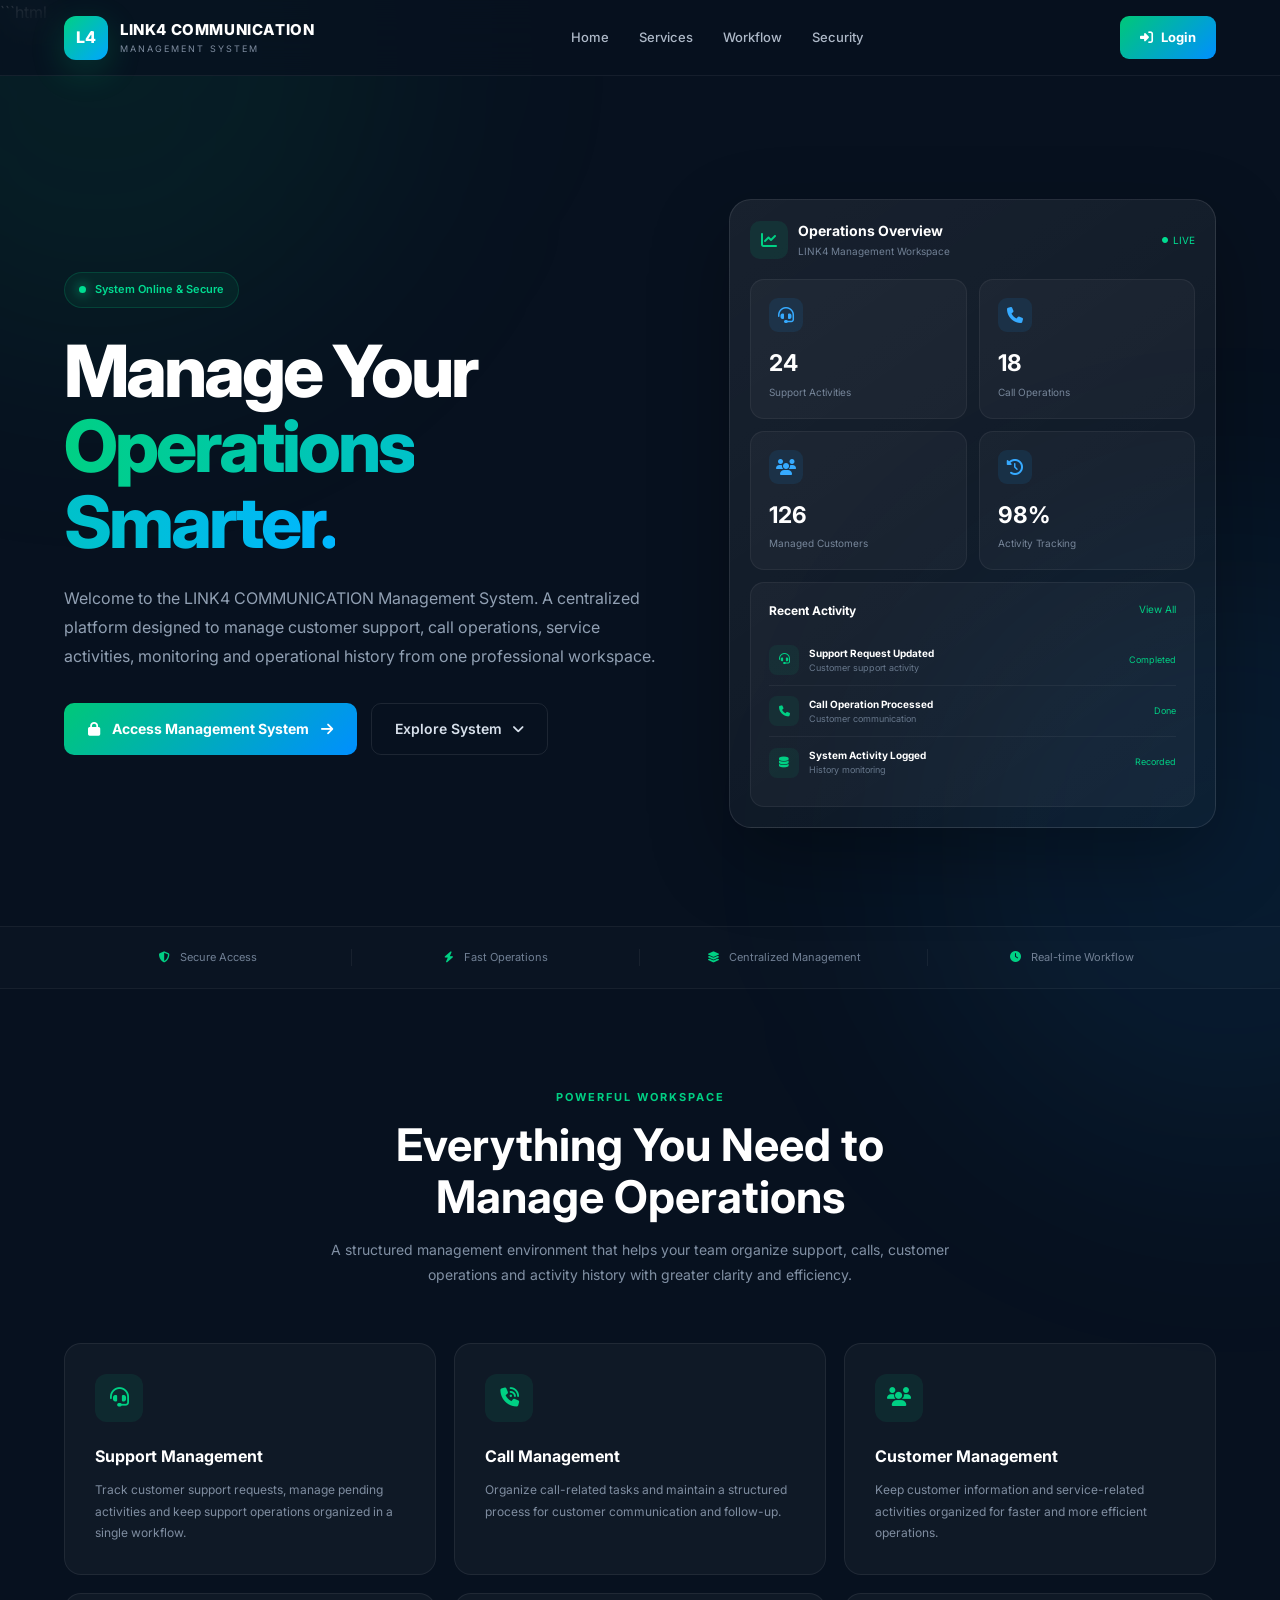
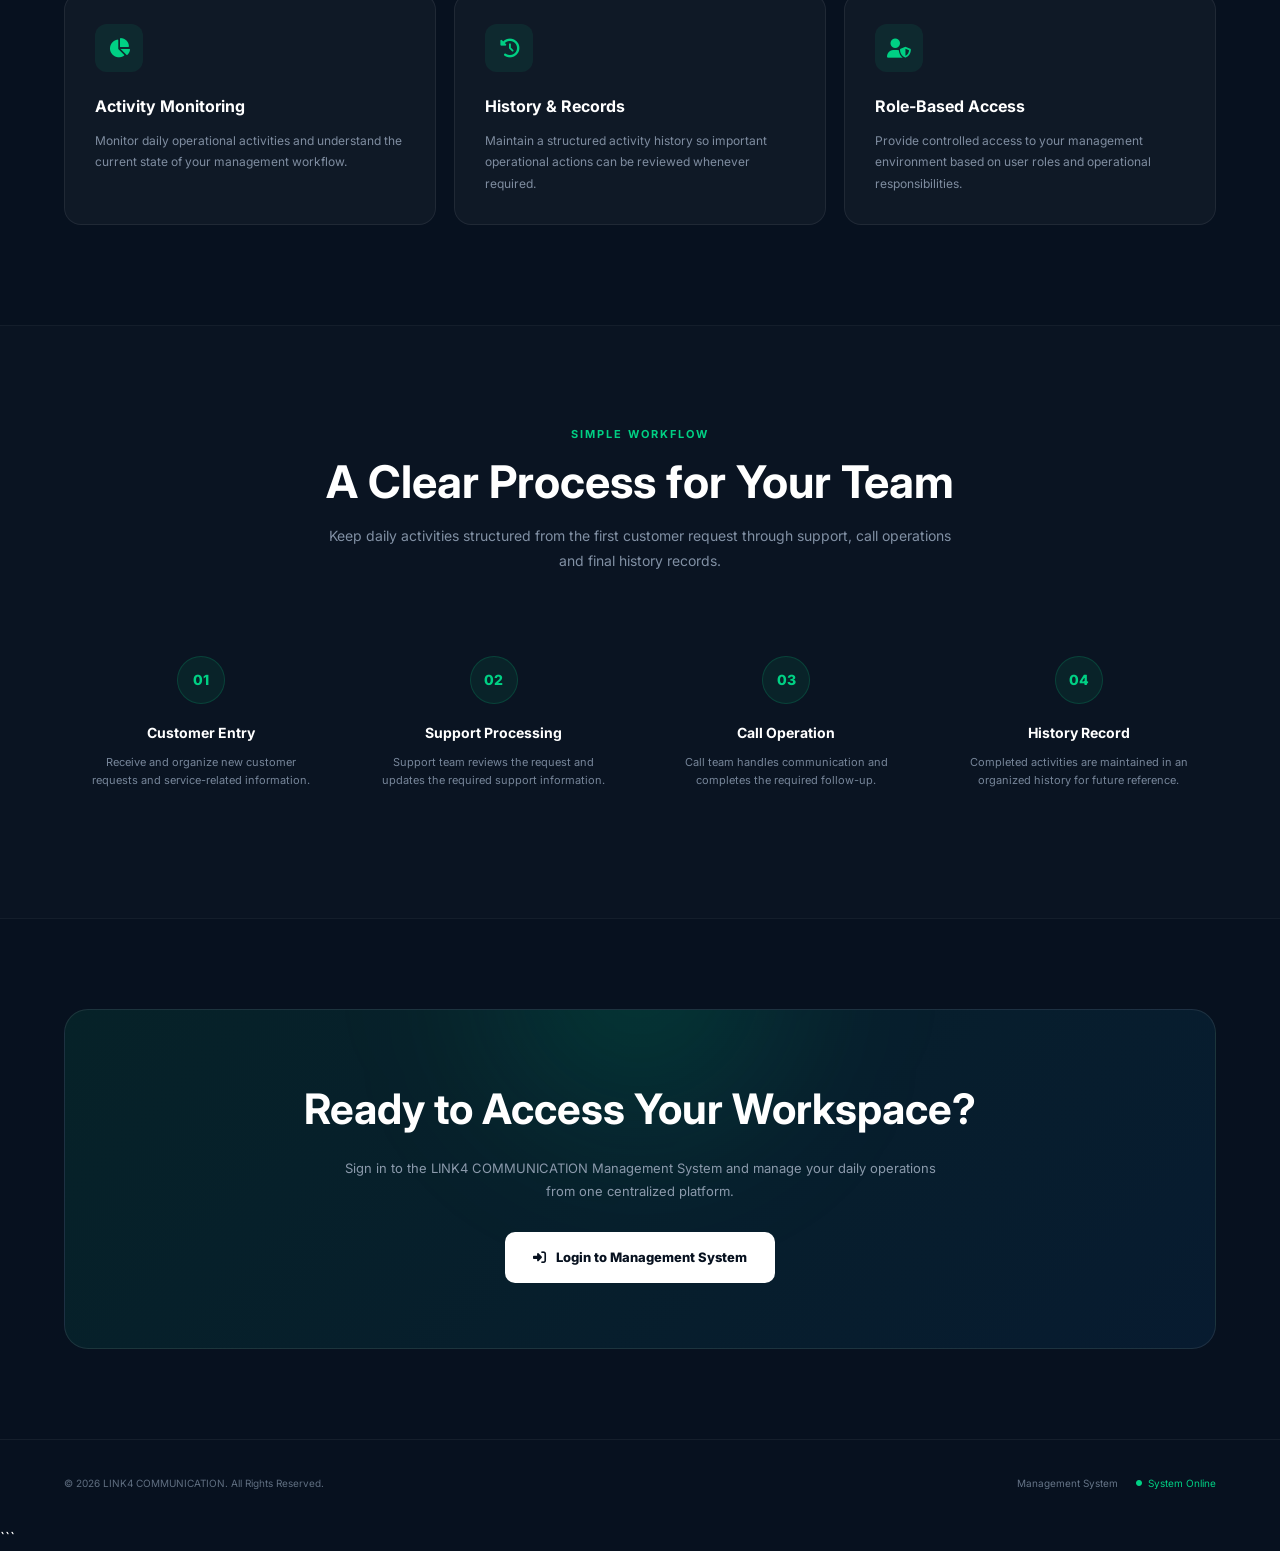
<file: index.html>
```html
<!DOCTYPE html>
<html lang="en">

<head>

<meta charset="UTF-8">

<meta name="viewport" content="width=device-width, initial-scale=1.0">

<meta name="theme-color" content="#07111f">

<meta name="description"
content="LINK4 COMMUNICATION Management System - Professional support, call, customer and operations management platform.">

<title>LINK4 COMMUNICATION | Management System</title>


<!-- =====================================================
     GOOGLE FONT
===================================================== -->

<link rel="preconnect" href="https://fonts.googleapis.com">

<link rel="preconnect"
href="https://fonts.gstatic.com"
crossorigin>

<link
href="https://fonts.googleapis.com/css2?family=Inter:wght@400;500;600;700;800&display=swap"
rel="stylesheet">


<!-- =====================================================
     ICONS
===================================================== -->

<link
rel="stylesheet"
href="https://cdnjs.cloudflare.com/ajax/libs/font-awesome/6.5.2/css/all.min.css"
>


<!-- =====================================================
     CSS
===================================================== -->

<style>

/* =====================================================
   RESET
===================================================== */

*{
    margin:0;
    padding:0;
    box-sizing:border-box;
}

html{
    scroll-behavior:smooth;
}

body{

    font-family:'Inter',sans-serif;

    background:#07111f;

    color:#ffffff;

    overflow-x:hidden;

    line-height:1.6;

}


/* =====================================================
   ROOT
===================================================== */

:root{

    --bg:#07111f;

    --bg2:#0b1728;

    --card:rgba(255,255,255,0.045);

    --border:rgba(255,255,255,0.09);

    --green:#00d084;

    --green2:#00b978;

    --blue:#149cff;

    --text:#ffffff;

    --muted:#91a0b3;

}


/* =====================================================
   BACKGROUND EFFECT
===================================================== */

body::before{

    content:"";

    position:fixed;

    width:600px;

    height:600px;

    top:-250px;

    left:-200px;

    background:rgba(0,208,132,.07);

    filter:blur(120px);

    border-radius:50%;

    pointer-events:none;

    z-index:-1;

}


body::after{

    content:"";

    position:fixed;

    width:600px;

    height:600px;

    right:-250px;

    bottom:-250px;

    background:rgba(20,156,255,.08);

    filter:blur(120px);

    border-radius:50%;

    pointer-events:none;

    z-index:-1;

}


/* =====================================================
   CONTAINER
===================================================== */

.container{

    width:90%;

    max-width:1200px;

    margin:auto;

}


/* =====================================================
   NAVBAR
===================================================== */

.navbar{

    position:fixed;

    top:0;

    left:0;

    width:100%;

    height:76px;

    z-index:999;

    background:rgba(7,17,31,.78);

    backdrop-filter:blur(18px);

    -webkit-backdrop-filter:blur(18px);

    border-bottom:1px solid rgba(255,255,255,.06);

}


.nav-inner{

    width:90%;

    max-width:1200px;

    height:100%;

    margin:auto;

    display:flex;

    align-items:center;

    justify-content:space-between;

}


/* =====================================================
   LOGO
===================================================== */

.logo{

    display:flex;

    align-items:center;

    gap:12px;

    text-decoration:none;

    color:white;

}


.logo-box{

    width:44px;

    height:44px;

    display:flex;

    align-items:center;

    justify-content:center;

    border-radius:12px;

    background:

    linear-gradient(

        135deg,

        #00d084,

        #00a6ff

    );

    font-weight:800;

    font-size:16px;

    box-shadow:

    0 10px 35px

    rgba(0,208,132,.20);

}


.logo-info{

    display:flex;

    flex-direction:column;

}


.logo-title{

    font-size:15px;

    font-weight:800;

    letter-spacing:.6px;

}


.logo-sub{

    color:#7f8da0;

    font-size:9px;

    letter-spacing:2px;

}


/* =====================================================
   NAV LINKS
===================================================== */

.nav-links{

    display:flex;

    align-items:center;

    gap:30px;

}


.nav-links a{

    text-decoration:none;

    color:#aeb9c8;

    font-size:13px;

    font-weight:500;

    transition:.3s;

}


.nav-links a:hover{

    color:white;

}


/* =====================================================
   NAV LOGIN
===================================================== */

.nav-login{

    display:flex;

    align-items:center;

    gap:8px;

    text-decoration:none;

    color:white;

    padding:11px 20px;

    border-radius:9px;

    background:

    linear-gradient(

        135deg,

        #00c878,

        #008fff

    );

    font-size:13px;

    font-weight:700;

    transition:.3s;

}


.nav-login:hover{

    transform:translateY(-2px);

    box-shadow:

    0 12px 30px

    rgba(0,170,220,.25);

}


/* =====================================================
   HERO
===================================================== */

.hero{

    min-height:100vh;

    padding-top:76px;

    display:flex;

    align-items:center;

    position:relative;

}


.hero-grid{

    display:grid;

    grid-template-columns:

    1.1fr

    .9fr;

    gap:70px;

    align-items:center;

    padding:

    90px 0;

}


/* =====================================================
   HERO LEFT
===================================================== */

.hero-left{

    animation:

    heroLeft .8s ease both;

}


@keyframes heroLeft{

    from{

        opacity:0;

        transform:translateX(-25px);

    }

    to{

        opacity:1;

        transform:translateX(0);

    }

}


/* =====================================================
   BADGE
===================================================== */

.status-badge{

    display:inline-flex;

    align-items:center;

    gap:9px;

    padding:8px 14px;

    border-radius:30px;

    background:

    rgba(0,208,132,.07);

    border:

    1px solid

    rgba(0,208,132,.18);

    color:#00dc91;

    font-size:11px;

    font-weight:600;

    margin-bottom:25px;

}


.status-dot{

    width:7px;

    height:7px;

    background:#00dc91;

    border-radius:50%;

    box-shadow:

    0 0 12px

    #00dc91;

}


/* =====================================================
   HERO TITLE
===================================================== */

.hero h1{

    font-size:

    clamp(

        42px,

        6vw,

        72px

    );

    line-height:

    1.05;

    letter-spacing:

    -3px;

    font-weight:

    800;

    margin-bottom:

    25px;

}


.hero h1 span{

    background:

    linear-gradient(

        90deg,

        #00d084,

        #00b7ff

    );

    -webkit-background-clip:

    text;

    -webkit-text-fill-color:

    transparent;

}


/* =====================================================
   HERO TEXT
===================================================== */

.hero-description{

    max-width:620px;

    color:#91a0b3;

    font-size:16px;

    line-height:1.8;

    margin-bottom:32px;

}


/* =====================================================
   BUTTON GROUP
===================================================== */

.hero-buttons{

    display:flex;

    align-items:center;

    gap:14px;

    flex-wrap:wrap;

}


.primary-btn{

    display:inline-flex;

    align-items:center;

    gap:12px;

    padding:15px 24px;

    border-radius:10px;

    background:

    linear-gradient(

        135deg,

        #00c878,

        #008fff

    );

    color:white;

    text-decoration:none;

    font-size:14px;

    font-weight:700;

    transition:.3s;

}


.primary-btn:hover{

    transform:

    translateY(-3px);

    box-shadow:

    0 15px 35px

    rgba(0,170,220,.25);

}


.secondary-btn{

    display:inline-flex;

    align-items:center;

    gap:10px;

    padding:14px 23px;

    border-radius:10px;

    border:

    1px solid

    var(--border);

    color:#d7e0eb;

    text-decoration:none;

    font-size:14px;

    font-weight:600;

    transition:.3s;

}


.secondary-btn:hover{

    background:

    rgba(255,255,255,.05);

    border-color:

    rgba(255,255,255,.18);

}


/* =====================================================
   HERO RIGHT DASHBOARD CARD
===================================================== */

.hero-right{

    animation:

    heroRight .8s ease both;

}


@keyframes heroRight{

    from{

        opacity:0;

        transform:translateY(25px);

    }

    to{

        opacity:1;

        transform:translateY(0);

    }

}


.dashboard-card{

    position:relative;

    padding:20px;

    border-radius:22px;

    background:

    linear-gradient(

        145deg,

        rgba(255,255,255,.07),

        rgba(255,255,255,.025)

    );

    border:

    1px solid

    rgba(255,255,255,.10);

    box-shadow:

    0 30px 80px

    rgba(0,0,0,.30);

}


.dashboard-top{

    display:flex;

    align-items:center;

    justify-content:space-between;

    margin-bottom:20px;

}


.dashboard-title{

    display:flex;

    align-items:center;

    gap:10px;

}


.dashboard-icon{

    width:38px;

    height:38px;

    display:flex;

    align-items:center;

    justify-content:center;

    border-radius:10px;

    background:

    rgba(0,208,132,.10);

    color:#00d084;

}


.dashboard-title h3{

    font-size:14px;

}


.dashboard-title span{

    display:block;

    font-size:10px;

    color:#718095;

}


.live{

    font-size:10px;

    color:#00dc91;

    display:flex;

    align-items:center;

    gap:5px;

}


.live i{

    font-size:6px;

}


/* =====================================================
   DASHBOARD STATS
===================================================== */

.dashboard-stats{

    display:grid;

    grid-template-columns:

    repeat(2,1fr);

    gap:12px;

}


.stat-box{

    padding:18px;

    border-radius:14px;

    background:

    rgba(255,255,255,.035);

    border:

    1px solid

    rgba(255,255,255,.06);

}


.stat-icon{

    width:34px;

    height:34px;

    display:flex;

    align-items:center;

    justify-content:center;

    border-radius:9px;

    background:

    rgba(20,156,255,.10);

    color:#36aaff;

    margin-bottom:13px;

}


.stat-box h4{

    font-size:23px;

    margin-bottom:2px;

}


.stat-box p{

    font-size:10px;

    color:#77869a;

}


/* =====================================================
   ACTIVITY
===================================================== */

.activity{

    margin-top:12px;

    padding:18px;

    border-radius:14px;

    background:

    rgba(255,255,255,.035);

    border:

    1px solid

    rgba(255,255,255,.06);

}


.activity-header{

    display:flex;

    justify-content:space-between;

    margin-bottom:14px;

}


.activity-header h4{

    font-size:12px;

}


.activity-header span{

    font-size:10px;

    color:#00d084;

}


.activity-item{

    display:flex;

    align-items:center;

    gap:10px;

    padding:10px 0;

    border-bottom:

    1px solid

    rgba(255,255,255,.05);

}


.activity-item:last-child{

    border-bottom:0;

}


.activity-avatar{

    width:30px;

    height:30px;

    border-radius:8px;

    display:flex;

    align-items:center;

    justify-content:center;

    background:

    rgba(0,208,132,.08);

    color:#00d084;

    font-size:11px;

}


.activity-text{

    flex:1;

}


.activity-text strong{

    display:block;

    font-size:10px;

}


.activity-text span{

    color:#68788c;

    font-size:9px;

}


.activity-status{

    font-size:9px;

    color:#00d084;

}


/* =====================================================
   TRUST BAR
===================================================== */

.trust-bar{

    border-top:

    1px solid

    rgba(255,255,255,.05);

    border-bottom:

    1px solid

    rgba(255,255,255,.05);

    background:

    rgba(255,255,255,.015);

}


.trust-inner{

    display:grid;

    grid-template-columns:

    repeat(4,1fr);

    padding:22px 0;

}


.trust-item{

    display:flex;

    align-items:center;

    justify-content:center;

    gap:10px;

    color:#718095;

    font-size:11px;

    border-right:

    1px solid

    rgba(255,255,255,.06);

}


.trust-item:last-child{

    border-right:0;

}


.trust-item i{

    color:#00d084;

}


/* =====================================================
   SECTION
===================================================== */

.section{

    padding:100px 0;

}


.section-heading{

    text-align:center;

    max-width:650px;

    margin:

    0 auto 55px;

}


.section-label{

    color:#00d084;

    font-size:11px;

    font-weight:700;

    letter-spacing:2px;

    text-transform:uppercase;

    margin-bottom:12px;

}


.section-heading h2{

    font-size:

    clamp(30px,4vw,45px);

    line-height:1.15;

    margin-bottom:15px;

}


.section-heading p{

    color:#8190a4;

    font-size:14px;

    line-height:1.8;

}


/* =====================================================
   FEATURES
===================================================== */

.features-grid{

    display:grid;

    grid-template-columns:

    repeat(3,1fr);

    gap:18px;

}


.feature-card{

    position:relative;

    padding:30px;

    min-height:220px;

    border-radius:17px;

    background:

    rgba(255,255,255,.035);

    border:

    1px solid

    rgba(255,255,255,.07);

    transition:.35s;

    overflow:hidden;

}


.feature-card::before{

    content:"";

    position:absolute;

    top:0;

    left:0;

    width:100%;

    height:2px;

    background:

    linear-gradient(

        90deg,

        transparent,

        #00d084,

        transparent

    );

    opacity:0;

    transition:.3s;

}


.feature-card:hover{

    transform:

    translateY(-7px);

    background:

    rgba(255,255,255,.055);

    border-color:

    rgba(0,208,132,.20);

}


.feature-card:hover::before{

    opacity:1;

}


.feature-icon{

    width:48px;

    height:48px;

    display:flex;

    align-items:center;

    justify-content:center;

    border-radius:12px;

    background:

    rgba(0,208,132,.09);

    color:#00d084;

    font-size:19px;

    margin-bottom:22px;

}


.feature-card h3{

    font-size:16px;

    margin-bottom:10px;

}


.feature-card p{

    color:#7f8da0;

    font-size:12px;

    line-height:1.8;

}


/* =====================================================
   PROCESS SECTION
===================================================== */

.process{

    background:

    rgba(255,255,255,.015);

    border-top:

    1px solid

    rgba(255,255,255,.04);

    border-bottom:

    1px solid

    rgba(255,255,255,.04);

}


.process-grid{

    display:grid;

    grid-template-columns:

    repeat(4,1fr);

    gap:18px;

}


.process-card{

    text-align:center;

    padding:28px 20px;

}


.process-number{

    width:48px;

    height:48px;

    margin:

    0 auto 18px;

    display:flex;

    align-items:center;

    justify-content:center;

    border-radius:50%;

    background:

    rgba(0,208,132,.08);

    border:

    1px solid

    rgba(0,208,132,.18);

    color:#00d084;

    font-size:14px;

    font-weight:800;

}


.process-card h3{

    font-size:14px;

    margin-bottom:8px;

}


.process-card p{

    color:#77869a;

    font-size:11px;

    line-height:1.7;

}


/* =====================================================
   SECURITY CTA
===================================================== */

.cta{

    padding:

    90px 0;

}


.cta-box{

    position:relative;

    padding:

    65px 50px;

    text-align:center;

    border-radius:24px;

    overflow:hidden;

    background:

    linear-gradient(

        135deg,

        rgba(0,208,132,.09),

        rgba(20,156,255,.08)

    );

    border:

    1px solid

    rgba(255,255,255,.09);

}


.cta-box::before{

    content:"";

    position:absolute;

    width:300px;

    height:300px;

    top:-180px;

    left:50%;

    transform:

    translateX(-50%);

    background:

    rgba(0,208,132,.12);

    filter:blur(80px);

    border-radius:50%;

}


.cta-box > *{

    position:relative;

}


.cta-box h2{

    font-size:

    clamp(28px,4vw,42px);

    margin-bottom:15px;

}


.cta-box p{

    max-width:600px;

    margin:

    auto;

    color:#8b9aac;

    font-size:13px;

    line-height:1.8;

}


.cta-button{

    display:inline-flex;

    align-items:center;

    gap:10px;

    margin-top:28px;

    padding:15px 28px;

    background:white;

    color:#07111f;

    border-radius:10px;

    text-decoration:none;

    font-size:13px;

    font-weight:800;

    transition:.3s;

}


.cta-button:hover{

    transform:

    translateY(-3px);

    box-shadow:

    0 15px 40px

    rgba(255,255,255,.15);

}


/* =====================================================
   FOOTER
===================================================== */

.footer{

    padding:

    35px 0;

    border-top:

    1px solid

    rgba(255,255,255,.06);

}


.footer-inner{

    display:flex;

    align-items:center;

    justify-content:space-between;

    gap:20px;

}


.footer-copy{

    color:#5f6e80;

    font-size:10px;

}


.footer-right{

    display:flex;

    align-items:center;

    gap:18px;

}


.footer-right span{

    color:#657487;

    font-size:10px;

}


.footer-status{

    display:flex;

    align-items:center;

    gap:6px;

    color:#00d084 !important;

}


.footer-status i{

    font-size:6px;

}


/* =====================================================
   MOBILE MENU BUTTON
===================================================== */

.menu-btn{

    display:none;

    width:40px;

    height:40px;

    border-radius:9px;

    border:

    1px solid

    rgba(255,255,255,.08);

    background:

    rgba(255,255,255,.04);

    color:white;

    cursor:pointer;

}


/* =====================================================
   MOBILE MENU
===================================================== */

.mobile-menu{

    display:none;

    position:fixed;

    top:76px;

    left:0;

    width:100%;

    padding:20px;

    background:

    rgba(7,17,31,.97);

    backdrop-filter:

    blur(20px);

    border-bottom:

    1px solid

    rgba(255,255,255,.07);

    z-index:998;

}


.mobile-menu.active{

    display:block;

}


.mobile-menu a{

    display:block;

    padding:13px;

    color:#aeb9c8;

    text-decoration:none;

    border-bottom:

    1px solid

    rgba(255,255,255,.05);

    font-size:13px;

}


.mobile-menu .mobile-login{

    margin-top:12px;

    text-align:center;

    color:white;

    border:0;

    border-radius:9px;

    background:

    linear-gradient(

        135deg,

        #00c878,

        #008fff

    );

}


/* =====================================================
   RESPONSIVE
===================================================== */

@media(max-width:950px){

    .nav-links{

        display:none;

    }

    .menu-btn{

        display:flex;

        align-items:center;

        justify-content:center;

    }

    .hero-grid{

        grid-template-columns:1fr;

        gap:55px;

        text-align:center;

    }

    .hero-description{

        margin-left:auto;

        margin-right:auto;

    }

    .hero-buttons{

        justify-content:center;

    }

    .hero-right{

        max-width:650px;

        width:100%;

        margin:auto;

    }

    .features-grid{

        grid-template-columns:

        repeat(2,1fr);

    }

    .process-grid{

        grid-template-columns:

        repeat(2,1fr);

    }

}


@media(max-width:650px){

    .navbar{

        height:68px;

    }

    .mobile-menu{

        top:68px;

    }

    .logo-box{

        width:38px;

        height:38px;

        font-size:13px;

    }

    .logo-title{

        font-size:12px;

    }

    .logo-sub{

        font-size:7px;

    }

    .nav-login{

        display:none;

    }

    .hero{

        padding-top:68px;

    }

    .hero-grid{

        padding:

        65px 0;

    }

    .hero h1{

        font-size:43px;

        letter-spacing:-2px;

    }

    .hero-description{

        font-size:13px;

    }

    .primary-btn,

    .secondary-btn{

        width:100%;

        justify-content:center;

    }

    .dashboard-card{

        padding:14px;

    }

    .trust-inner{

        grid-template-columns:

        repeat(2,1fr);

        gap:15px;

    }

    .trust-item{

        border-right:0;

        padding:8px;

    }

    .features-grid{

        grid-template-columns:1fr;

    }

    .process-grid{

        grid-template-columns:1fr;

    }

    .section{

        padding:75px 0;

    }

    .cta-box{

        padding:

        45px 22px;

    }

    .footer-inner{

        flex-direction:column;

        text-align:center;

    }

}


/* =====================================================
   REDUCED MOTION
===================================================== */

@media(prefers-reduced-motion:reduce){

    *{

        animation-duration:

        .01ms !important;

        animation-iteration-count:

        1 !important;

        transition-duration:

        .01ms !important;

        scroll-behavior:auto !important;

    }

}

</style>

</head>


<body>


<!-- =====================================================
     NAVBAR
===================================================== -->

<header class="navbar">

<div class="nav-inner">


<a href="index.html" class="logo">

<div class="logo-box">
L4
</div>

<div class="logo-info">

<div class="logo-title">
LINK4 COMMUNICATION
</div>

<div class="logo-sub">
MANAGEMENT SYSTEM
</div>

</div>

</a>


<nav class="nav-links">

<a href="#home">
Home
</a>

<a href="#services">
Services
</a>

<a href="#workflow">
Workflow
</a>

<a href="#security">
Security
</a>

</nav>


<a href="login.html" class="nav-login">

<i class="fa-solid fa-right-to-bracket"></i>

Login

</a>


<button
class="menu-btn"
id="menuBtn"
aria-label="Open Menu">

<i class="fa-solid fa-bars"></i>

</button>


</div>

</header>


<!-- =====================================================
     MOBILE MENU
===================================================== -->

<div class="mobile-menu" id="mobileMenu">

<a href="#home">
Home
</a>

<a href="#services">
Services
</a>

<a href="#workflow">
Workflow
</a>

<a href="#security">
Security
</a>

<a
href="login.html"
class="mobile-login">

<i class="fa-solid fa-right-to-bracket"></i>

&nbsp; Access Management System

</a>

</div>


<!-- =====================================================
     HERO
===================================================== -->

<section class="hero" id="home">

<div class="container">

<div class="hero-grid">


<div class="hero-left">


<div class="status-badge">

<span class="status-dot"></span>

System Online & Secure

</div>


<h1>

Manage Your

<br>

<span>Operations Smarter.</span>

</h1>


<p class="hero-description">

Welcome to the LINK4 COMMUNICATION Management System.
A centralized platform designed to manage customer support,
call operations, service activities, monitoring and operational
history from one professional workspace.

</p>


<div class="hero-buttons">


<a
href="login.html"
class="primary-btn">

<i class="fa-solid fa-lock"></i>

Access Management System

<i class="fa-solid fa-arrow-right"></i>

</a>


<a
href="#services"
class="secondary-btn">

Explore System

<i class="fa-solid fa-angle-down"></i>

</a>


</div>


</div>


<!-- =====================================================
     DASHBOARD PREVIEW
===================================================== -->

<div class="hero-right">


<div class="dashboard-card">


<div class="dashboard-top">


<div class="dashboard-title">

<div class="dashboard-icon">

<i class="fa-solid fa-chart-line"></i>

</div>

<div>

<h3>
Operations Overview
</h3>

<span>
LINK4 Management Workspace
</span>

</div>

</div>


<div class="live">

<i class="fa-solid fa-circle"></i>

LIVE

</div>


</div>


<div class="dashboard-stats">


<div class="stat-box">

<div class="stat-icon">

<i class="fa-solid fa-headset"></i>

</div>

<h4>
24
</h4>

<p>
Support Activities
</p>

</div>


<div class="stat-box">

<div class="stat-icon">

<i class="fa-solid fa-phone"></i>

</div>

<h4>
18
</h4>

<p>
Call Operations
</p>

</div>


<div class="stat-box">

<div class="stat-icon">

<i class="fa-solid fa-users"></i>

</div>

<h4>
126
</h4>

<p>
Managed Customers
</p>

</div>


<div class="stat-box">

<div class="stat-icon">

<i class="fa-solid fa-clock-rotate-left"></i>

</div>

<h4>
98%
</h4>

<p>
Activity Tracking
</p>

</div>


</div>


<div class="activity">


<div class="activity-header">

<h4>
Recent Activity
</h4>

<span>
View All
</span>

</div>


<div class="activity-item">

<div class="activity-avatar">

<i class="fa-solid fa-headset"></i>

</div>

<div class="activity-text">

<strong>
Support Request Updated
</strong>

<span>
Customer support activity
</span>

</div>

<div class="activity-status">
Completed
</div>

</div>


<div class="activity-item">

<div class="activity-avatar">

<i class="fa-solid fa-phone"></i>

</div>

<div class="activity-text">

<strong>
Call Operation Processed
</strong>

<span>
Customer communication
</span>

</div>

<div class="activity-status">
Done
</div>

</div>


<div class="activity-item">

<div class="activity-avatar">

<i class="fa-solid fa-database"></i>

</div>

<div class="activity-text">

<strong>
System Activity Logged
</strong>

<span>
History monitoring
</span>

</div>

<div class="activity-status">
Recorded
</div>

</div>


</div>


</div>


</div>


</div>

</div>

</section>


<!-- =====================================================
     TRUST BAR
===================================================== -->

<div class="trust-bar">

<div class="container">

<div class="trust-inner">


<div class="trust-item">

<i class="fa-solid fa-shield-halved"></i>

Secure Access

</div>


<div class="trust-item">

<i class="fa-solid fa-bolt"></i>

Fast Operations

</div>


<div class="trust-item">

<i class="fa-solid fa-layer-group"></i>

Centralized Management

</div>


<div class="trust-item">

<i class="fa-solid fa-clock"></i>

Real-time Workflow

</div>


</div>

</div>

</div>


<!-- =====================================================
     SERVICES
===================================================== -->

<section class="section" id="services">

<div class="container">


<div class="section-heading">

<div class="section-label">
Powerful Workspace
</div>

<h2>
Everything You Need to Manage Operations
</h2>

<p>
A structured management environment that helps your team
organize support, calls, customer operations and activity history
with greater clarity and efficiency.
</p>

</div>


<div class="features-grid">


<div class="feature-card">

<div class="feature-icon">

<i class="fa-solid fa-headset"></i>

</div>

<h3>
Support Management
</h3>

<p>
Track customer support requests, manage pending activities
and keep support operations organized in a single workflow.
</p>

</div>


<div class="feature-card">

<div class="feature-icon">

<i class="fa-solid fa-phone-volume"></i>

</div>

<h3>
Call Management
</h3>

<p>
Organize call-related tasks and maintain a structured
process for customer communication and follow-up.
</p>

</div>


<div class="feature-card">

<div class="feature-icon">

<i class="fa-solid fa-users"></i>

</div>

<h3>
Customer Management
</h3>

<p>
Keep customer information and service-related activities
organized for faster and more efficient operations.
</p>

</div>


<div class="feature-card">

<div class="feature-icon">

<i class="fa-solid fa-chart-pie"></i>

</div>

<h3>
Activity Monitoring
</h3>

<p>
Monitor daily operational activities and understand
the current state of your management workflow.
</p>

</div>


<div class="feature-card">

<div class="feature-icon">

<i class="fa-solid fa-clock-rotate-left"></i>

</div>

<h3>
History & Records
</h3>

<p>
Maintain a structured activity history so important
operational actions can be reviewed whenever required.
</p>

</div>


<div class="feature-card">

<div class="feature-icon">

<i class="fa-solid fa-user-shield"></i>

</div>

<h3>
Role-Based Access
</h3>

<p>
Provide controlled access to your management environment
based on user roles and operational responsibilities.
</p>

</div>


</div>

</div>

</section>


<!-- =====================================================
     WORKFLOW
===================================================== -->

<section class="section process" id="workflow">

<div class="container">


<div class="section-heading">

<div class="section-label">
Simple Workflow
</div>

<h2>
A Clear Process for Your Team
</h2>

<p>
Keep daily activities structured from the first customer request
through support, call operations and final history records.
</p>

</div>


<div class="process-grid">


<div class="process-card">

<div class="process-number">
01
</div>

<h3>
Customer Entry
</h3>

<p>
Receive and organize new customer requests
and service-related information.
</p>

</div>


<div class="process-card">

<div class="process-number">
02
</div>

<h3>
Support Processing
</h3>

<p>
Support team reviews the request and
updates the required support information.
</p>

</div>


<div class="process-card">

<div class="process-number">
03
</div>

<h3>
Call Operation
</h3>

<p>
Call team handles communication and
completes the required follow-up.
</p>

</div>


<div class="process-card">

<div class="process-number">
04
</div>

<h3>
History Record
</h3>

<p>
Completed activities are maintained in
an organized history for future reference.
</p>

</div>


</div>

</div>

</section>


<!-- =====================================================
     SECURITY CTA
===================================================== -->

<section class="cta" id="security">

<div class="container">


<div class="cta-box">


<h2>
Ready to Access Your Workspace?
</h2>


<p>

Sign in to the LINK4 COMMUNICATION Management System
and manage your daily operations from one centralized platform.

</p>


<a
href="login.html"
class="cta-button">

<i class="fa-solid fa-right-to-bracket"></i>

Login to Management System

</a>


</div>

</div>

</section>


<!-- =====================================================
     FOOTER
===================================================== -->

<footer class="footer">

<div class="container">

<div class="footer-inner">


<div class="footer-copy">

© <span id="year"></span>
LINK4 COMMUNICATION.
All Rights Reserved.

</div>


<div class="footer-right">

<span>
Management System
</span>

<span class="footer-status">

<i class="fa-solid fa-circle"></i>

System Online

</span>

</div>


</div>

</div>

</footer>


<!-- =====================================================
     JAVASCRIPT
===================================================== -->

<script>


/* =====================================================
   CURRENT YEAR
===================================================== */

document.getElementById("year").textContent =
new Date().getFullYear();


/* =====================================================
   MOBILE MENU
===================================================== */

const menuBtn =
document.getElementById("menuBtn");

const mobileMenu =
document.getElementById("mobileMenu");


menuBtn.addEventListener(
"click",
function(){

    mobileMenu.classList.toggle(
        "active"
    );

    const icon =
    menuBtn.querySelector("i");

    if(
        mobileMenu.classList.contains(
            "active"
        )
    ){

        icon.classList.remove(
            "fa-bars"
        );

        icon.classList.add(
            "fa-xmark"
        );

    }else{

        icon.classList.remove(
            "fa-xmark"
        );

        icon.classList.add(
            "fa-bars"
        );

    }

});


/* =====================================================
   CLOSE MOBILE MENU
===================================================== */

document
.querySelectorAll(
".mobile-menu a"
)
.forEach(
function(link){

    link.addEventListener(
    "click",
    function(){

        mobileMenu.classList.remove(
            "active"
        );

        const icon =
        menuBtn.querySelector("i");

        icon.classList.remove(
            "fa-xmark"
        );

        icon.classList.add(
            "fa-bars"
        );

    });

});


/* =====================================================
   NAVBAR SCROLL EFFECT
===================================================== */

window.addEventListener(
"scroll",
function(){

    const navbar =
    document.querySelector(
        ".navbar"
    );

    if(
        window.scrollY > 30
    ){

        navbar.style.background =
        "rgba(7,17,31,.94)";

    }else{

        navbar.style.background =
        "rgba(7,17,31,.78)";

    }

});


</script>


</body>

</html>
```
</file>
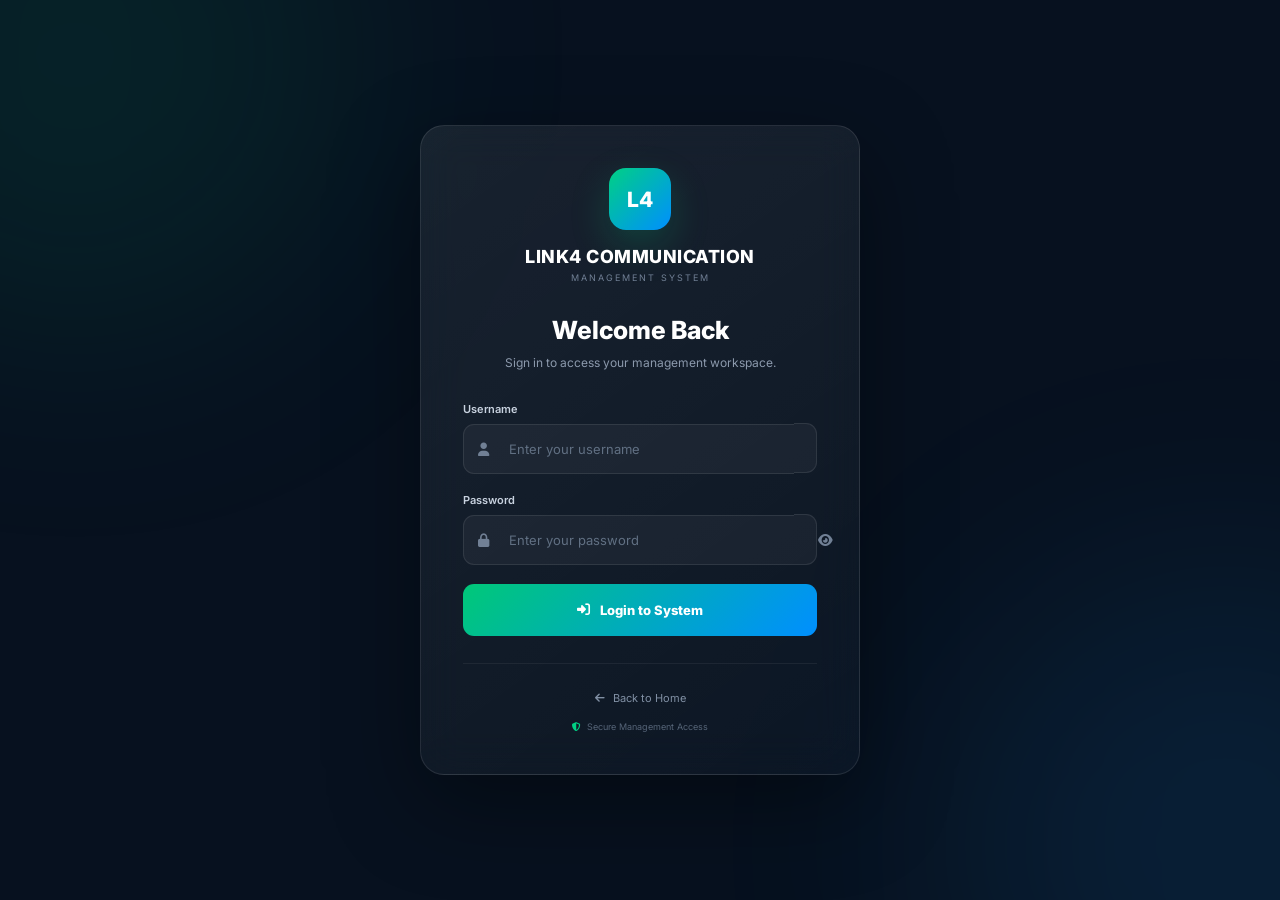
<file: login.html>
<!DOCTYPE html>
<html lang="en">

<head>

<meta charset="UTF-8">

<meta name="viewport" content="width=device-width, initial-scale=1.0">

<meta name="theme-color" content="#07111f">

<title>Login | LINK4 COMMUNICATION</title>

<link rel="preconnect" href="https://fonts.googleapis.com">

<link rel="preconnect"
href="https://fonts.gstatic.com"
crossorigin>

<link
href="https://fonts.googleapis.com/css2?family=Inter:wght@400;500;600;700;800&display=swap"
rel="stylesheet">

<link
rel="stylesheet"
href="https://cdnjs.cloudflare.com/ajax/libs/font-awesome/6.5.2/css/all.min.css"
>


<style>

/* =====================================================
   RESET
===================================================== */

*{
    margin:0;
    padding:0;
    box-sizing:border-box;
}

html{
    scroll-behavior:smooth;
}

body{

    min-height:100vh;

    font-family:'Inter',sans-serif;

    background:#07111f;

    color:#ffffff;

    display:flex;

    align-items:center;

    justify-content:center;

    overflow-x:hidden;

}


/* =====================================================
   ROOT
===================================================== */

:root{

    --bg:#07111f;

    --card:rgba(255,255,255,.055);

    --border:rgba(255,255,255,.10);

    --green:#00d084;

    --blue:#149cff;

    --muted:#8c9aad;

}


/* =====================================================
   BACKGROUND
===================================================== */

body::before{

    content:"";

    position:fixed;

    width:550px;

    height:550px;

    top:-220px;

    left:-200px;

    background:rgba(0,208,132,.09);

    filter:blur(120px);

    border-radius:50%;

    z-index:-1;

}


body::after{

    content:"";

    position:fixed;

    width:550px;

    height:550px;

    right:-220px;

    bottom:-220px;

    background:rgba(20,156,255,.10);

    filter:blur(120px);

    border-radius:50%;

    z-index:-1;

}


/* =====================================================
   MAIN
===================================================== */

.login-wrapper{

    width:100%;

    min-height:100vh;

    display:flex;

    align-items:center;

    justify-content:center;

    padding:30px;

}


/* =====================================================
   LOGIN CARD
===================================================== */

.login-card{

    width:100%;

    max-width:440px;

    padding:42px;

    background:

    linear-gradient(

        145deg,

        rgba(255,255,255,.075),

        rgba(255,255,255,.025)

    );

    border:1px solid var(--border);

    border-radius:24px;

    box-shadow:

    0 30px 90px

    rgba(0,0,0,.40);

    backdrop-filter:blur(20px);

    -webkit-backdrop-filter:blur(20px);

    animation:cardShow .7s ease both;

}


@keyframes cardShow{

    from{

        opacity:0;

        transform:translateY(25px) scale(.98);

    }

    to{

        opacity:1;

        transform:translateY(0) scale(1);

    }

}


/* =====================================================
   LOGO
===================================================== */

.logo-area{

    text-align:center;

    margin-bottom:32px;

}


.logo-box{

    width:62px;

    height:62px;

    margin:0 auto 16px;

    display:flex;

    align-items:center;

    justify-content:center;

    border-radius:17px;

    background:

    linear-gradient(

        135deg,

        #00d084,

        #008fff

    );

    font-size:21px;

    font-weight:800;

    box-shadow:

    0 15px 40px

    rgba(0,208,132,.20);

}


.logo-title{

    font-size:18px;

    font-weight:800;

    letter-spacing:.5px;

}


.logo-sub{

    margin-top:5px;

    color:#718095;

    font-size:9px;

    letter-spacing:2px;

}


/* =====================================================
   HEADING
===================================================== */

.login-heading{

    text-align:center;

    margin-bottom:28px;

}


.login-heading h1{

    font-size:25px;

    font-weight:800;

    margin-bottom:8px;

}


.login-heading p{

    color:var(--muted);

    font-size:12px;

    line-height:1.7;

}


/* =====================================================
   FORM
===================================================== */

.form-group{

    margin-bottom:19px;

}


.form-group label{

    display:block;

    margin-bottom:8px;

    color:#c8d2df;

    font-size:11px;

    font-weight:600;

}


.input-box{

    position:relative;

}


.input-box i{

    position:absolute;

    left:15px;

    top:50%;

    transform:translateY(-50%);

    color:#718095;

    font-size:13px;

    pointer-events:none;

}


.input-box input{

    width:100%;

    height:50px;

    padding:0 45px;

    border-radius:11px;

    border:1px solid rgba(255,255,255,.09);

    outline:none;

    background:rgba(255,255,255,.045);

    color:white;

    font-family:inherit;

    font-size:13px;

    transition:.3s;

}


.input-box input::placeholder{

    color:#617083;

}


.input-box input:focus{

    border-color:rgba(0,208,132,.55);

    background:rgba(255,255,255,.065);

    box-shadow:

    0 0 0 3px

    rgba(0,208,132,.08);

}


.password-toggle{

    position:absolute;

    right:14px;

    top:50%;

    transform:translateY(-50%);

    color:#718095;

    cursor:pointer;

    font-size:13px;

    transition:.3s;

}


.password-toggle:hover{

    color:#00d084;

}


/* =====================================================
   LOGIN BUTTON
===================================================== */

.login-btn{

    width:100%;

    height:52px;

    margin-top:7px;

    border:0;

    border-radius:11px;

    background:

    linear-gradient(

        135deg,

        #00c878,

        #008fff

    );

    color:white;

    font-family:inherit;

    font-size:13px;

    font-weight:800;

    cursor:pointer;

    display:flex;

    align-items:center;

    justify-content:center;

    gap:10px;

    transition:.3s;

}


.login-btn:hover{

    transform:translateY(-2px);

    box-shadow:

    0 15px 35px

    rgba(0,170,220,.25);

}


.login-btn:disabled{

    opacity:.65;

    cursor:not-allowed;

    transform:none;

}


/* =====================================================
   LOADING
===================================================== */

.loading-spinner{

    width:16px;

    height:16px;

    border:2px solid rgba(255,255,255,.35);

    border-top-color:white;

    border-radius:50%;

    animation:spin .7s linear infinite;

}


@keyframes spin{

    to{

        transform:rotate(360deg);

    }

}


/* =====================================================
   MESSAGE
===================================================== */

.message{

    display:none;

    margin-top:17px;

    padding:12px 14px;

    border-radius:10px;

    font-size:11px;

    line-height:1.6;

    text-align:center;

}


.message.show{

    display:block;

}


.message.error{

    color:#ff9b9b;

    background:rgba(255,70,70,.08);

    border:1px solid rgba(255,70,70,.15);

}


.message.success{

    color:#7dffca;

    background:rgba(0,208,132,.08);

    border:1px solid rgba(0,208,132,.15);

}


/* =====================================================
   FOOTER
===================================================== */

.login-footer{

    text-align:center;

    margin-top:27px;

    padding-top:22px;

    border-top:1px solid rgba(255,255,255,.06);

}


.back-home{

    display:inline-flex;

    align-items:center;

    gap:8px;

    color:#8190a4;

    text-decoration:none;

    font-size:11px;

    transition:.3s;

}


.back-home:hover{

    color:#00d084;

}


.security-text{

    margin-top:15px;

    color:#566578;

    font-size:9px;

    display:flex;

    align-items:center;

    justify-content:center;

    gap:6px;

}


.security-text i{

    color:#00d084;

}


/* =====================================================
   MOBILE
===================================================== */

@media(max-width:500px){

    .login-wrapper{

        padding:20px;

    }

    .login-card{

        padding:30px 22px;

        border-radius:20px;

    }

    .logo-title{

        font-size:16px;

    }

    .login-heading h1{

        font-size:22px;

    }

}

</style>

</head>


<body>


<div class="login-wrapper">


<div class="login-card">


<!-- =====================================================
     LOGO
===================================================== -->

<div class="logo-area">

<div class="logo-box">
L4
</div>

<div class="logo-title">
LINK4 COMMUNICATION
</div>

<div class="logo-sub">
MANAGEMENT SYSTEM
</div>

</div>


<!-- =====================================================
     HEADING
===================================================== -->

<div class="login-heading">

<h1>
Welcome Back
</h1>

<p>
Sign in to access your management workspace.
</p>

</div>


<!-- =====================================================
     LOGIN FORM
===================================================== -->

<form id="loginForm">


<div class="form-group">

<label for="username">
Username
</label>

<div class="input-box">

<i class="fa-solid fa-user"></i>

<input
type="text"
id="username"
placeholder="Enter your username"
autocomplete="username"
required
>

</div>

</div>


<div class="form-group">

<label for="password">
Password
</label>

<div class="input-box">

<i class="fa-solid fa-lock"></i>

<input
type="password"
id="password"
placeholder="Enter your password"
autocomplete="current-password"
required
>

<span
class="password-toggle"
id="togglePassword">

<i class="fa-solid fa-eye"></i>

</span>

</div>

</div>


<button
type="submit"
class="login-btn"
id="loginBtn">

<i class="fa-solid fa-right-to-bracket"></i>

<span id="loginText">
Login to System
</span>

</button>


</form>


<!-- =====================================================
     MESSAGE
===================================================== -->

<div
class="message"
id="message">
</div>


<!-- =====================================================
     FOOTER
===================================================== -->

<div class="login-footer">

<a
href="index.html"
class="back-home">

<i class="fa-solid fa-arrow-left"></i>

Back to Home

</a>


<div class="security-text">

<i class="fa-solid fa-shield-halved"></i>

Secure Management Access

</div>

</div>


</div>

</div>


<script>

/* =====================================================
   GOOGLE APPS SCRIPT URL
===================================================== */

const API_URL =
"https://script.google.com/macros/s/AKfycbxbgyIg_ddBYIs8qkQvRN3xS3-ZG451C5y_2sNbVFWdWydzb9Mc6qV5CoWB5rjs91ghjQ/exec";


/* =====================================================
   ELEMENTS
===================================================== */

const loginForm =
document.getElementById("loginForm");

const usernameInput =
document.getElementById("username");

const passwordInput =
document.getElementById("password");

const loginBtn =
document.getElementById("loginBtn");

const loginText =
document.getElementById("loginText");

const message =
document.getElementById("message");

const togglePassword =
document.getElementById("togglePassword");


/* =====================================================
   PASSWORD SHOW / HIDE
===================================================== */

togglePassword.addEventListener(
"click",
function(){

    if(
        passwordInput.type === "password"
    ){

        passwordInput.type = "text";

        this.innerHTML =
        '<i class="fa-solid fa-eye-slash"></i>';

    }else{

        passwordInput.type = "password";

        this.innerHTML =
        '<i class="fa-solid fa-eye"></i>';

    }

});


/* =====================================================
   MESSAGE FUNCTION
===================================================== */

function showMessage(
    text,
    type
){

    message.textContent =
    text;

    message.className =
    "message show " + type;

}


/* =====================================================
   LOGIN
===================================================== */

loginForm.addEventListener(
"submit",
async function(e){

    e.preventDefault();


    const username =
    usernameInput.value.trim();

    const password =
    passwordInput.value.trim();


    if(
        !username ||
        !password
    ){

        showMessage(
            "Please enter username and password.",
            "error"
        );

        return;

    }


    /* ===============================
       LOADING
    =============================== */

    loginBtn.disabled =
    true;

    loginText.textContent =
    "Checking Login...";


    loginBtn.insertAdjacentHTML(
        "afterbegin",
        '<span class="loading-spinner"></span>'
    );


    try{


        /* ===============================
           API REQUEST
        =============================== */

        const response =
        await fetch(

            API_URL +

            "?action=login" +

            "&username=" +

            encodeURIComponent(username) +

            "&password=" +

            encodeURIComponent(password),

            {

                method:"GET",

                cache:"no-store"

            }

        );


        if(
            !response.ok
        ){

            throw new Error(
                "Server connection failed."
            );

        }


        const data =
        await response.json();


        /* ===============================
           LOGIN SUCCESS
        =============================== */

        if(
            data.success === true
        ){

            showMessage(
                "Login successful. Redirecting...",
                "success"
            );


            /* ===============================
               SAVE USER SESSION
            =============================== */

            localStorage.setItem(
                "loggedIn",
                "true"
            );


            localStorage.setItem(
                "username",
                data.username || username
            );


            localStorage.setItem(
                "name",
                data.name || ""
            );


            localStorage.setItem(
                "role",
                data.role || ""
            );


            localStorage.setItem(
                "status",
                data.status || "Active"
            );


            /* ===============================
               REDIRECT
            =============================== */

            setTimeout(

                function(){

                    window.location.href =
                    "dashboard.html";

                },

                700

            );


        }else{


            showMessage(

                data.message ||

                "Invalid username or password.",

                "error"

            );


            loginBtn.disabled =
            false;

            loginText.textContent =
            "Login to System";


            const spinner =
            loginBtn.querySelector(
                ".loading-spinner"
            );

            if(
                spinner
            ){

                spinner.remove();

            }

        }


    }catch(error){


        console.error(
            "Login Error:",
            error
        );


        showMessage(

            "Unable to connect to the login server. Please try again.",

            "error"

        );


        loginBtn.disabled =
        false;

        loginText.textContent =
        "Login to System";


        const spinner =
        loginBtn.querySelector(
            ".loading-spinner"
        );


        if(
            spinner
        ){

            spinner.remove();

        }

    }

});


/* =====================================================
   ENTER KEY
===================================================== */

passwordInput.addEventListener(
"keydown",
function(e){

    if(
        e.key === "Enter"
    ){

        loginForm.requestSubmit();

    }

});


</script>


</body>

</html>
</file>
